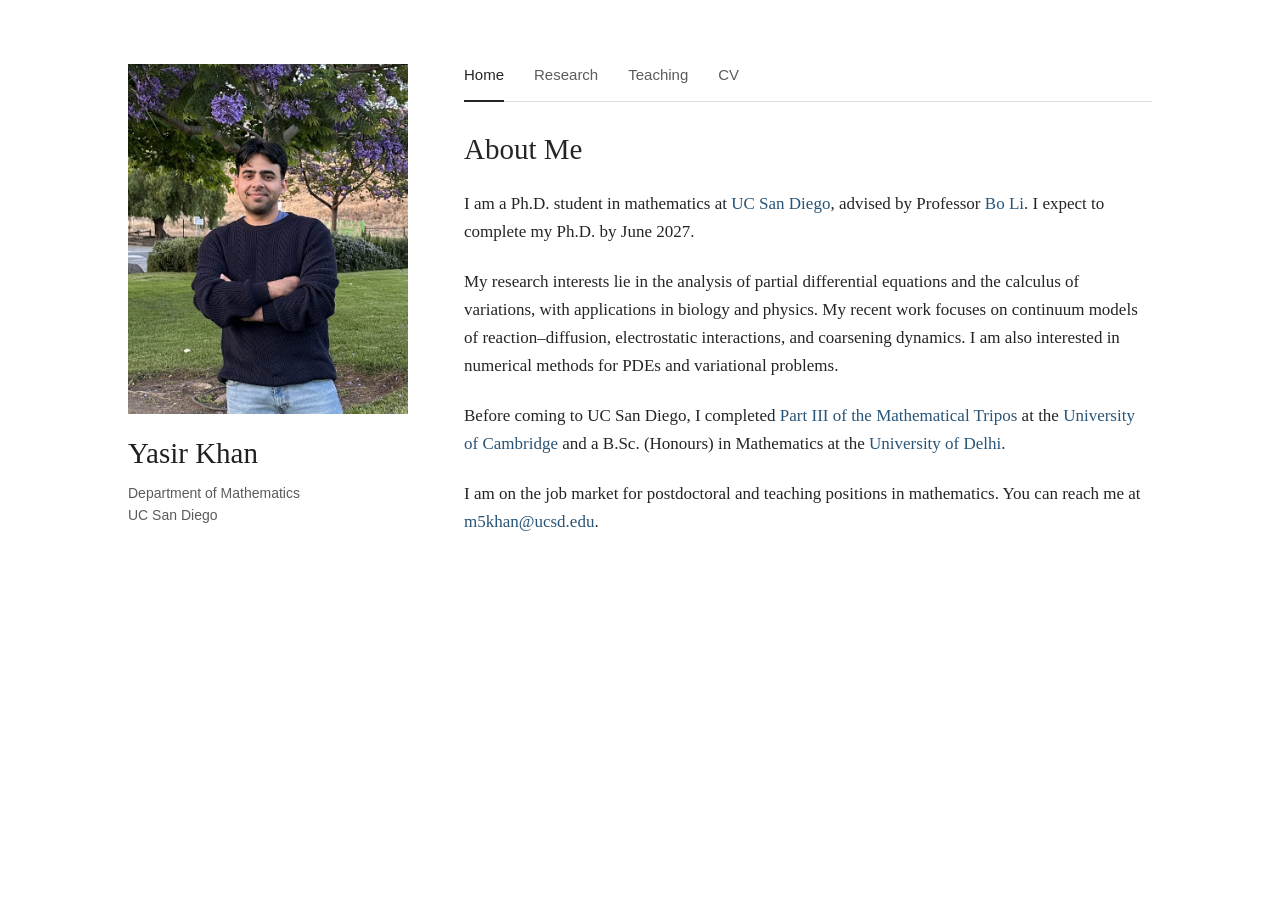
<file: index.html>
<!doctype html>
<html lang="en">
<head>
<meta charset="utf-8">
<meta name="viewport" content="width=device-width, initial-scale=1">
<title>Yasir Khan | Mathematics</title>
<meta name="description" content="Yasir Khan, Ph.D. candidate in mathematics at UC San Diego. Publications, teaching, and curriculum vitae.">
<meta name="theme-color" content="#ffffff">
<meta property="og:title" content="Yasir Khan | Mathematics">
<meta property="og:description" content="Mathematics · UC San Diego">
<meta property="og:image" content="https://yasirferoz.github.io/yasir-khan.jpeg">
<link rel="icon" href="favicon.svg" type="image/svg+xml">
<link rel="stylesheet" href="style.css?v=3">
</head>
<body>
<a class="skip" href="#main">Skip to content</a>
<div class="site">
<header class="profile">
<div class="portrait-frame"><img class="portrait" src="yasir-khan.jpeg" width="1512" height="2016" alt="Yasir Khan standing beneath a flowering tree"></div>
<div class="profile-text">
<p class="name">Yasir Khan</p>
<p class="affiliation">Department of Mathematics<br>UC San Diego</p>
</div>
</header>
<div class="reading-column">
<nav aria-label="Main navigation"><a href="index.html" aria-current="page">Home</a><a href="research.html">Research</a><a href="teaching.html">Teaching</a><a href="cv.pdf?v=20261116">CV<span class="sr-only"> (PDF)</span></a></nav>
<main id="main"><h1>About Me</h1>
<div class="biography">
<p>I am a Ph.D. student in mathematics at <a href="https://math.ucsd.edu/">UC San Diego</a>, advised by Professor <a href="https://mathweb.ucsd.edu/~bli/">Bo Li</a>. I expect to complete my Ph.D. by June 2027.</p>
<p>My research interests lie in the analysis of partial differential equations and the calculus of variations, with applications in biology and physics. My recent work focuses on continuum models of reaction–diffusion, electrostatic interactions, and coarsening dynamics. I am also interested in numerical methods for PDEs and variational problems.</p>
<p>Before coming to UC San Diego, I completed <a href="https://www.maths.cam.ac.uk/postgrad/part-iii/prospective.html">Part III of the Mathematical Tripos</a> at the <a href="https://www.cam.ac.uk/">University of Cambridge</a> and a B.Sc. (Honours) in Mathematics at the <a href="https://www.du.ac.in/">University of Delhi</a>.</p>
<p>I am on the job market for postdoctoral and teaching positions in mathematics. You can reach me at <a href="mailto:m5khan@ucsd.edu">m5khan@ucsd.edu</a>.</p>
</div></main>
</div>
</div>
</body>
</html>
</file>
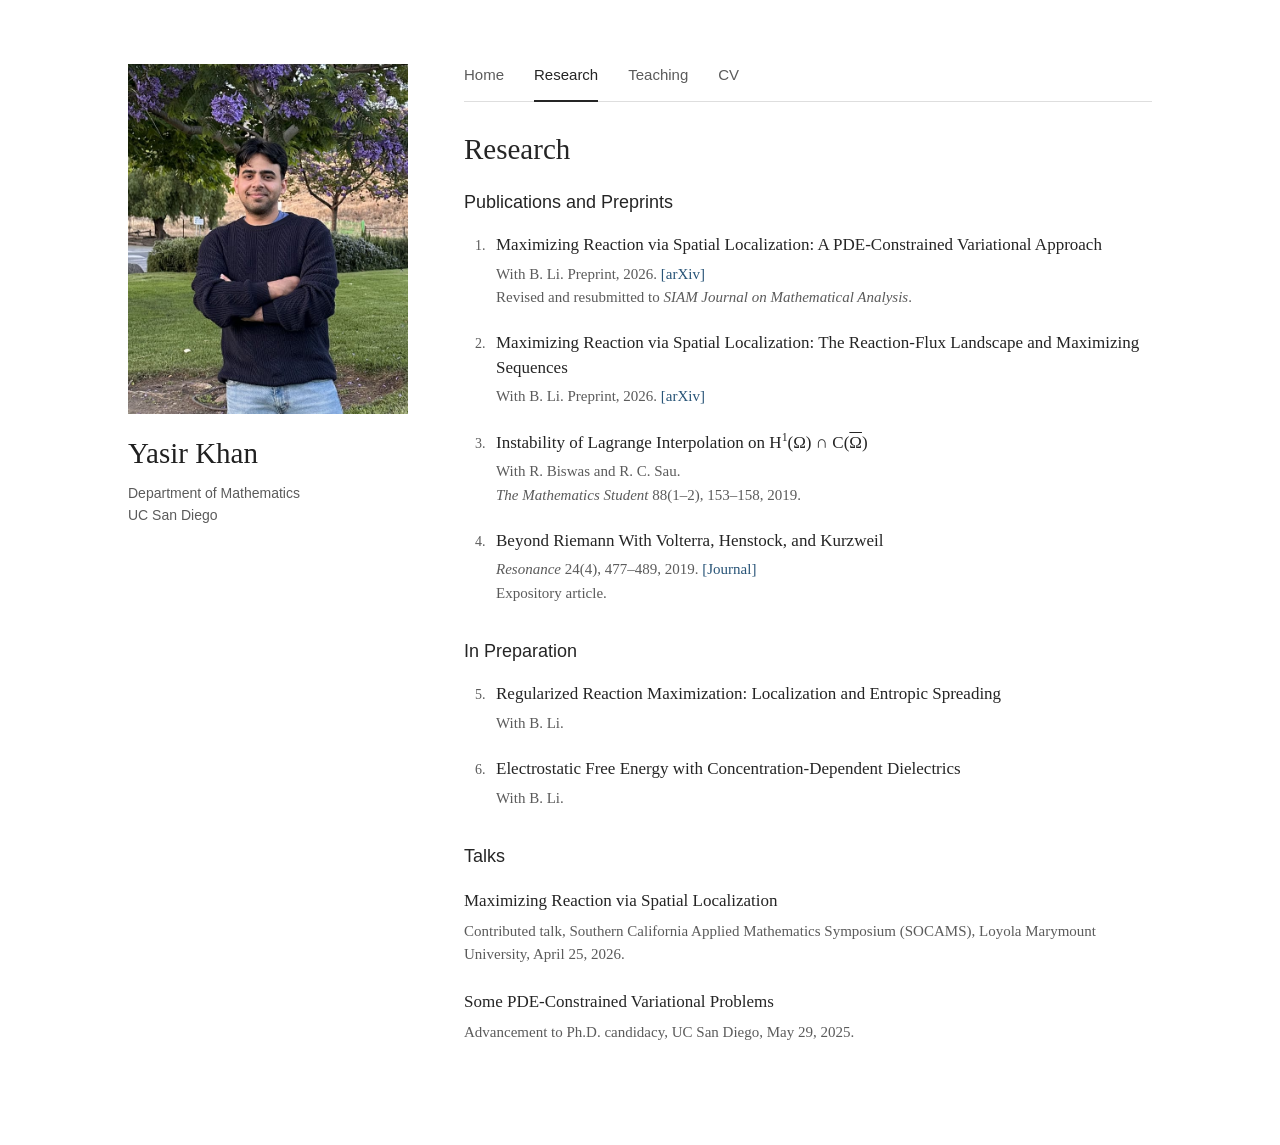
<file: research.html>
<!doctype html>
<html lang="en">
<head>
<meta charset="utf-8">
<meta name="viewport" content="width=device-width, initial-scale=1">
<title>Research | Yasir Khan</title>
<meta name="description" content="Yasir Khan, Ph.D. candidate in mathematics at UC San Diego. Publications, teaching, and curriculum vitae.">
<meta name="theme-color" content="#ffffff">
<meta property="og:title" content="Research | Yasir Khan">
<meta property="og:description" content="Mathematics · UC San Diego">
<meta property="og:image" content="https://yasirferoz.github.io/yasir-khan.jpeg">
<link rel="icon" href="favicon.svg" type="image/svg+xml">
<link rel="stylesheet" href="style.css?v=3">
</head>
<body>
<a class="skip" href="#main">Skip to content</a>
<div class="site">
<header class="profile">
<div class="portrait-frame"><img class="portrait" src="yasir-khan.jpeg" width="1512" height="2016" alt="Yasir Khan standing beneath a flowering tree"></div>
<div class="profile-text">
<p class="name">Yasir Khan</p>
<p class="affiliation">Department of Mathematics<br>UC San Diego</p>
</div>
</header>
<div class="reading-column">
<nav aria-label="Main navigation"><a href="index.html">Home</a><a href="research.html" aria-current="page">Research</a><a href="teaching.html">Teaching</a><a href="cv.pdf?v=20261116">CV<span class="sr-only"> (PDF)</span></a></nav>
<main id="main"><h1>Research</h1>
<section aria-labelledby="papers">
<h2 id="papers">Publications and Preprints</h2>
<ol class="papers">
<li><p class="paper-title">Maximizing Reaction via Spatial Localization: A PDE-Constrained Variational Approach</p>
<p class="paper-details">With B. Li. Preprint, 2026. <a href="https://arxiv.org/abs/2610.19580" aria-label="First reaction maximization paper on arXiv">[arXiv]</a><br>
Revised and resubmitted to <em>SIAM Journal on Mathematical Analysis</em>.</p></li>
<li><p class="paper-title">Maximizing Reaction via Spatial Localization: The Reaction-Flux Landscape and Maximizing Sequences</p>
<p class="paper-details">With B. Li. Preprint, 2026. <a href="https://arxiv.org/abs/2611.09127" aria-label="Reaction-flux landscape and maximizing sequences paper on arXiv">[arXiv]</a></p></li>
<li><p class="paper-title">Instability of Lagrange Interpolation on H<sup>1</sup>(Ω) ∩ C(<span class="overline" aria-label="closure of Omega">Ω</span>)</p>
<p class="paper-details">With R. Biswas and R. C. Sau.<br>
<em>The Mathematics Student</em> 88(1–2), 153–158, 2019.</p></li>
<li><p class="paper-title">Beyond Riemann With Volterra, Henstock, and Kurzweil</p>
<p class="paper-details"><em>Resonance</em> 24(4), 477–489, 2019. <a href="https://doi.org/10.1007/s12045-019-0799-z" aria-label="Beyond Riemann journal article">[Journal]</a><br>
Expository article.</p></li>
</ol>
</section>
<section aria-labelledby="in-preparation">
<h2 id="in-preparation">In Preparation</h2>
<ol class="papers" start="5">
<li><p class="paper-title">Regularized Reaction Maximization: Localization and Entropic Spreading</p><p class="paper-details">With B. Li.</p></li>
<li><p class="paper-title">Electrostatic Free Energy with Concentration-Dependent Dielectrics</p><p class="paper-details">With B. Li.</p></li>
</ol>
</section>
<section id="talks" aria-labelledby="talks-heading">
<h2 id="talks-heading">Talks</h2>
<ul class="talks">
<li><p>Maximizing Reaction via Spatial Localization</p>
<p class="paper-details">Contributed talk, Southern California Applied Mathematics Symposium (SOCAMS), Loyola Marymount University, April 25, 2026.</p></li>
<li><p>Some PDE-Constrained Variational Problems</p>
<p class="paper-details">Advancement to Ph.D. candidacy, UC San Diego, May 29, 2025.</p></li>
</ul>
</section></main>
</div>
</div>
</body>
</html>
</file>
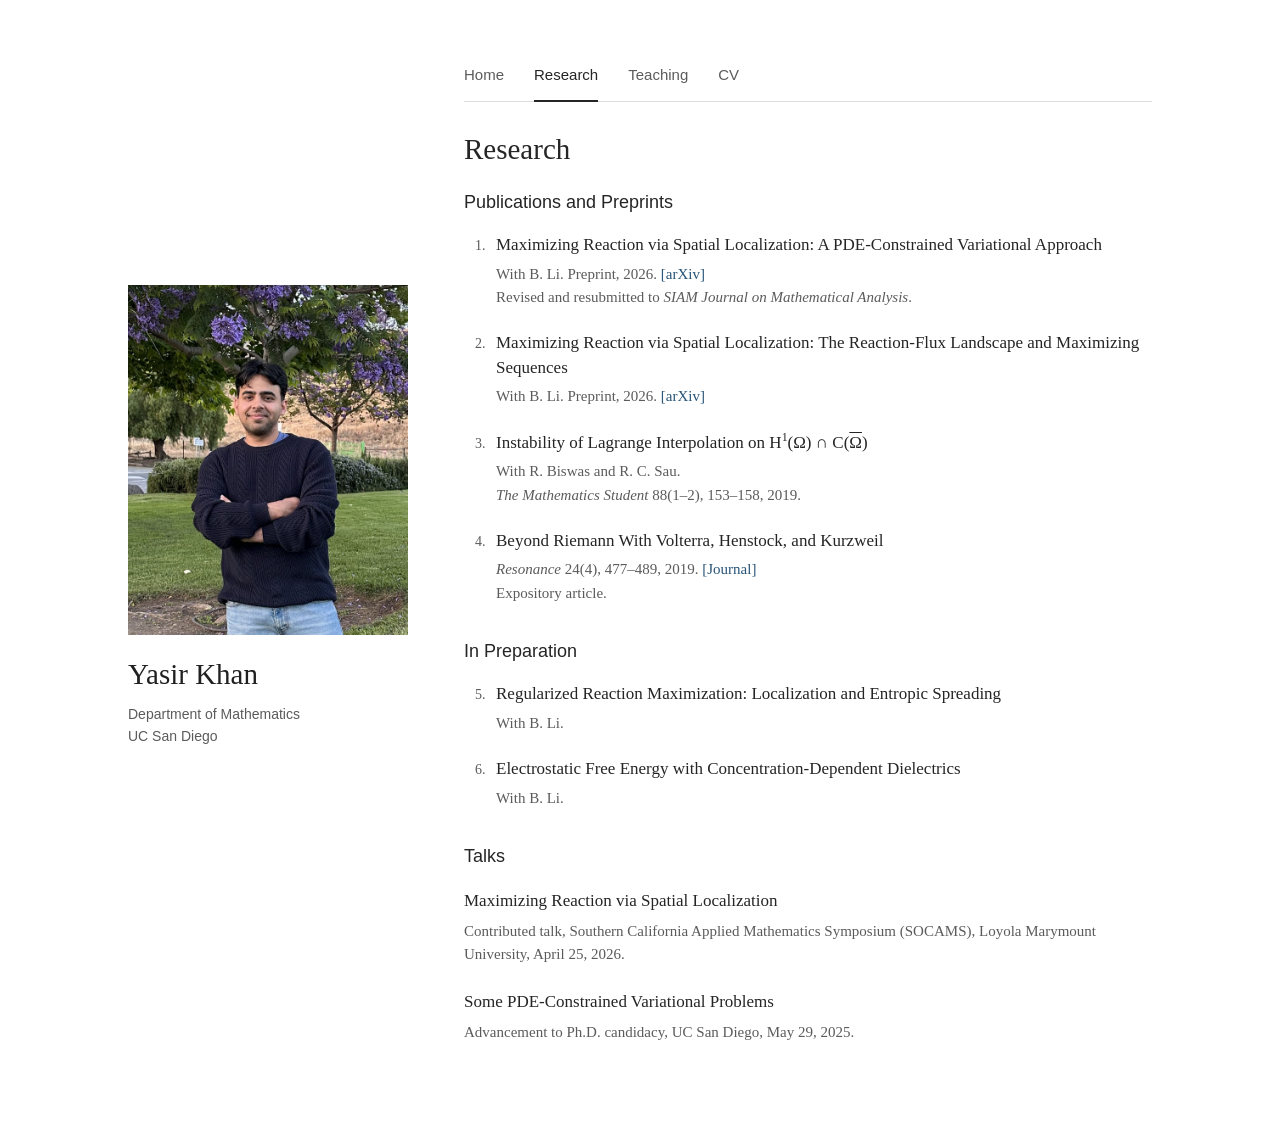
<file: talks.html>
<!doctype html>
<html lang="en"><head><meta charset="utf-8"><meta name="viewport" content="width=device-width, initial-scale=1">
<title>Talks | Yasir Khan</title><meta http-equiv="refresh" content="0;url=research.html#talks"></head>
<body><p><a href="research.html#talks">Talks</a></p></body></html>
</file>
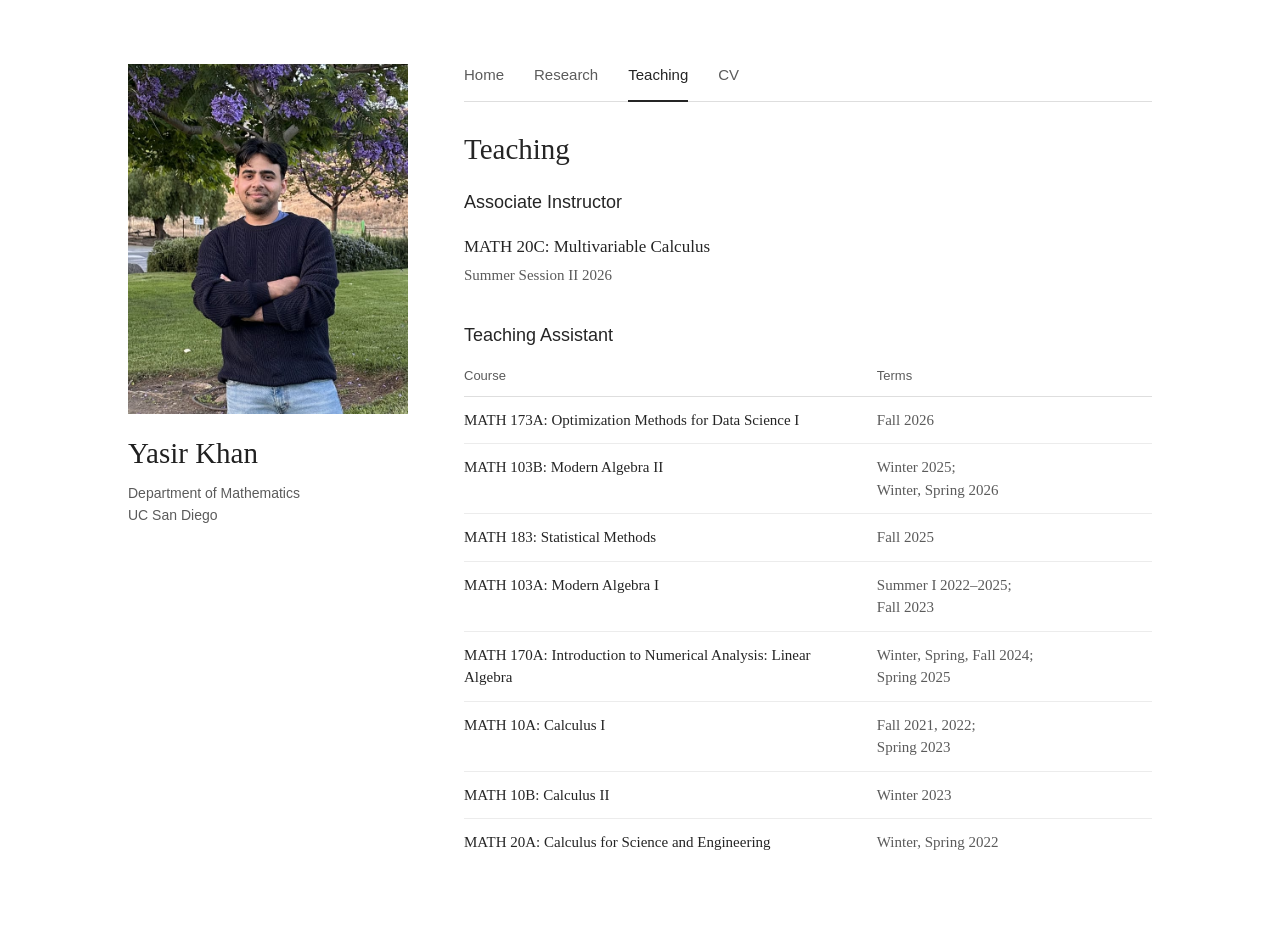
<file: teaching.html>
<!doctype html>
<html lang="en">
<head>
<meta charset="utf-8">
<meta name="viewport" content="width=device-width, initial-scale=1">
<title>Teaching | Yasir Khan</title>
<meta name="description" content="Yasir Khan, Ph.D. candidate in mathematics at UC San Diego. Publications, teaching, and curriculum vitae.">
<meta name="theme-color" content="#ffffff">
<meta property="og:title" content="Teaching | Yasir Khan">
<meta property="og:description" content="Mathematics · UC San Diego">
<meta property="og:image" content="https://yasirferoz.github.io/yasir-khan.jpeg">
<link rel="icon" href="favicon.svg" type="image/svg+xml">
<link rel="stylesheet" href="style.css?v=3">
</head>
<body>
<a class="skip" href="#main">Skip to content</a>
<div class="site">
<header class="profile">
<div class="portrait-frame"><img class="portrait" src="yasir-khan.jpeg" width="1512" height="2016" alt="Yasir Khan standing beneath a flowering tree"></div>
<div class="profile-text">
<p class="name">Yasir Khan</p>
<p class="affiliation">Department of Mathematics<br>UC San Diego</p>
</div>
</header>
<div class="reading-column">
<nav aria-label="Main navigation"><a href="index.html">Home</a><a href="research.html">Research</a><a href="teaching.html" aria-current="page">Teaching</a><a href="cv.pdf?v=20261116">CV<span class="sr-only"> (PDF)</span></a></nav>
<main id="main"><h1>Teaching</h1>
<section aria-labelledby="instructor">
<h2 id="instructor">Associate Instructor</h2>
<p>MATH 20C: Multivariable Calculus<br>
<span class="course-term">Summer Session II 2026</span></p>
</section>
<section aria-labelledby="teaching-assistant">
<h2 id="teaching-assistant">Teaching Assistant</h2>
<table class="courses">
<thead><tr><th scope="col">Course</th><th scope="col">Terms</th></tr></thead>
<tbody>
<tr><td>MATH 173A: Optimization Methods for Data Science I</td><td>Fall 2026</td></tr>
<tr><td>MATH 103B: Modern Algebra II</td><td>Winter 2025;<br>Winter, Spring 2026</td></tr>
<tr><td>MATH 183: Statistical Methods</td><td>Fall 2025</td></tr>
<tr><td>MATH 103A: Modern Algebra I</td><td>Summer I 2022–2025;<br>Fall 2023</td></tr>
<tr><td>MATH 170A: Introduction to Numerical Analysis: Linear Algebra</td><td>Winter, Spring, Fall 2024;<br>Spring 2025</td></tr>
<tr><td>MATH 10A: Calculus I</td><td>Fall 2021, 2022;<br>Spring 2023</td></tr>
<tr><td>MATH 10B: Calculus II</td><td>Winter 2023</td></tr>
<tr><td>MATH 20A: Calculus for Science and Engineering</td><td>Winter, Spring 2022</td></tr>
</tbody>
</table>
</section></main>
</div>
</div>
</body>
</html>
</file>
<file: style.css>
:root {
  color-scheme: light;
  --ink: #252525;
  --secondary: #5b5b5b;
  --link: #285477;
  --line: #dedede;
  --body: Georgia, 'Times New Roman', serif;
  --sans: -apple-system, BlinkMacSystemFont, 'Segoe UI', Arial, sans-serif;
}
* { box-sizing: border-box; }
html { scroll-padding-top: 28px; }
body { margin: 0; color: var(--ink); background: #fff; font: 17px/1.65 var(--body); -webkit-font-smoothing: antialiased; }
a { color: var(--link); text-decoration: none; }
a:hover { text-decoration: underline; text-underline-offset: 3px; }
a:focus-visible { outline: 2px solid var(--link); outline-offset: 5px; }
.site { display: grid; grid-template-columns: 280px minmax(0, 1fr); column-gap: 56px; max-width: 1104px; margin: 64px auto 80px; padding: 0 40px; }
.profile { align-self: start; position: sticky; top: 40px; }
.portrait-frame { position: relative; overflow: hidden; width: 280px; max-width: 100%; aspect-ratio: 4 / 5; }
/* Upper-body framing with flowering branches: x=400, y=610, w=660, h=825. */
.portrait { position: absolute; display: block; width: 229.090909%; max-width: none; height: auto; left: -60.606061%; top: -73.939394%; }
.name { margin: 22px 0 11px; font: 29px/1.2 var(--body); color: #202020; }
.affiliation { font: 14px/1.6 var(--sans); color: var(--secondary); margin: 0 0 16px; }
.reading-column { min-width: 0; }
nav { display: flex; flex-wrap: wrap; gap: 30px; border-bottom: 1px solid var(--line); font: 15px/1.5 var(--sans); }
nav a { display: inline-block; padding: 0 0 13px; color: var(--secondary); }
nav a[aria-current="page"] { color: var(--ink); border-bottom: 2px solid var(--ink); margin-bottom: -1px; }
nav a:hover { color: var(--ink); text-decoration: none; }
main { padding-top: 29px; }
h1 { font: 29px/1.25 var(--body); margin: 0 0 23px; }
h2 { font: 18px/1.4 var(--sans); font-weight: 500; margin: 0 0 18px; }
p { margin: 0 0 19px; }
.biography p { margin-bottom: 22px; }
section + section { margin-top: 34px; }
.papers { padding: 0 0 0 25px; margin: 0; }
.papers li { padding-left: 7px; margin: 0 0 22px; }
.papers li::marker { font-size: 14px; color: var(--secondary); }
.paper-title { line-height: 1.45; margin: 0 0 5px; }
.paper-details, .course-term { font-size: 15px; line-height: 1.55; color: var(--secondary); }
.paper-details { margin: 0; }
.paper-details a { white-space: nowrap; }
.talks { list-style: none; margin: 0; padding: 0; }
.talks li { margin: 0 0 21px; }
.talks p { margin: 0 0 5px; }
.courses { border-collapse: collapse; width: 100%; font-size: 15px; line-height: 1.5; }
.courses th { text-align: left; font: 13px/1.5 var(--sans); font-weight: 500; color: var(--secondary); padding: 0 0 10px; border-bottom: 1px solid var(--line); }
.courses td { padding: 12px 0; vertical-align: top; border-bottom: 1px solid #ececec; }
.courses th:first-child, .courses td:first-child { width: 60%; padding-right: 22px; }
.courses td:last-child { color: var(--secondary); }
.courses tr:last-child td { border-bottom: 0; }
sup { font-size: .7em; line-height: 0; }
.overline { text-decoration: overline; }
.skip { position: absolute; left: 12px; top: -100px; background: #fff; padding: 8px 12px; z-index: 10; }
.skip:focus { top: 12px; }
.sr-only { position: absolute; width: 1px; height: 1px; padding: 0; margin: -1px; overflow: hidden; clip-path: inset(50%); white-space: nowrap; border: 0; }
@media (max-width: 800px) {
  .site { grid-template-columns: 200px minmax(0, 1fr); column-gap: 32px; padding: 0 28px; margin-top: 44px; }
  .portrait-frame { width: 200px; }
  .name { font-size: 27px; }
  .affiliation { font-size: 13px; }
  nav { gap: 24px; }
}
@media (max-width: 640px) {
  body { font-size: 16px; line-height: 1.65; }
  .site { display: block; margin: 28px auto 48px; padding: 0 24px; }
  .profile { position: static; display: flex; align-items: center; gap: 20px; margin-bottom: 30px; }
  .portrait-frame { width: 42%; flex: 0 0 42%; }
  .name { margin: 0 0 9px; font-size: 27px; }
  .affiliation { margin-bottom: 9px; }
  nav { gap: 27px; font-size: 14px; }
  nav a { padding-bottom: 11px; }
  main { padding-top: 25px; }
  h1 { font-size: 27px; margin-bottom: 20px; }
  h2 { font-size: 17px; }
  .papers { padding-left: 21px; }
  .papers li { padding-left: 5px; }
  .courses { font-size: 14px; }
  .courses th:first-child, .courses td:first-child { width: 58%; padding-right: 17px; }
}
@media (max-width: 360px) {
  .site { padding: 0 18px; }
  .profile { gap: 16px; }
  .name { font-size: 24px; }
}
@media print {
  .site { margin: 0; max-width: none; padding: 0; grid-template-columns: 170px minmax(0, 1fr); gap: 32px; }
  .profile { position: static; }
  .portrait-frame { width: 130px; }
  nav, .skip { display: none; }
  main { padding-top: 0; }
  .papers li, .talks li, tr { break-inside: avoid; }
}
</file>
